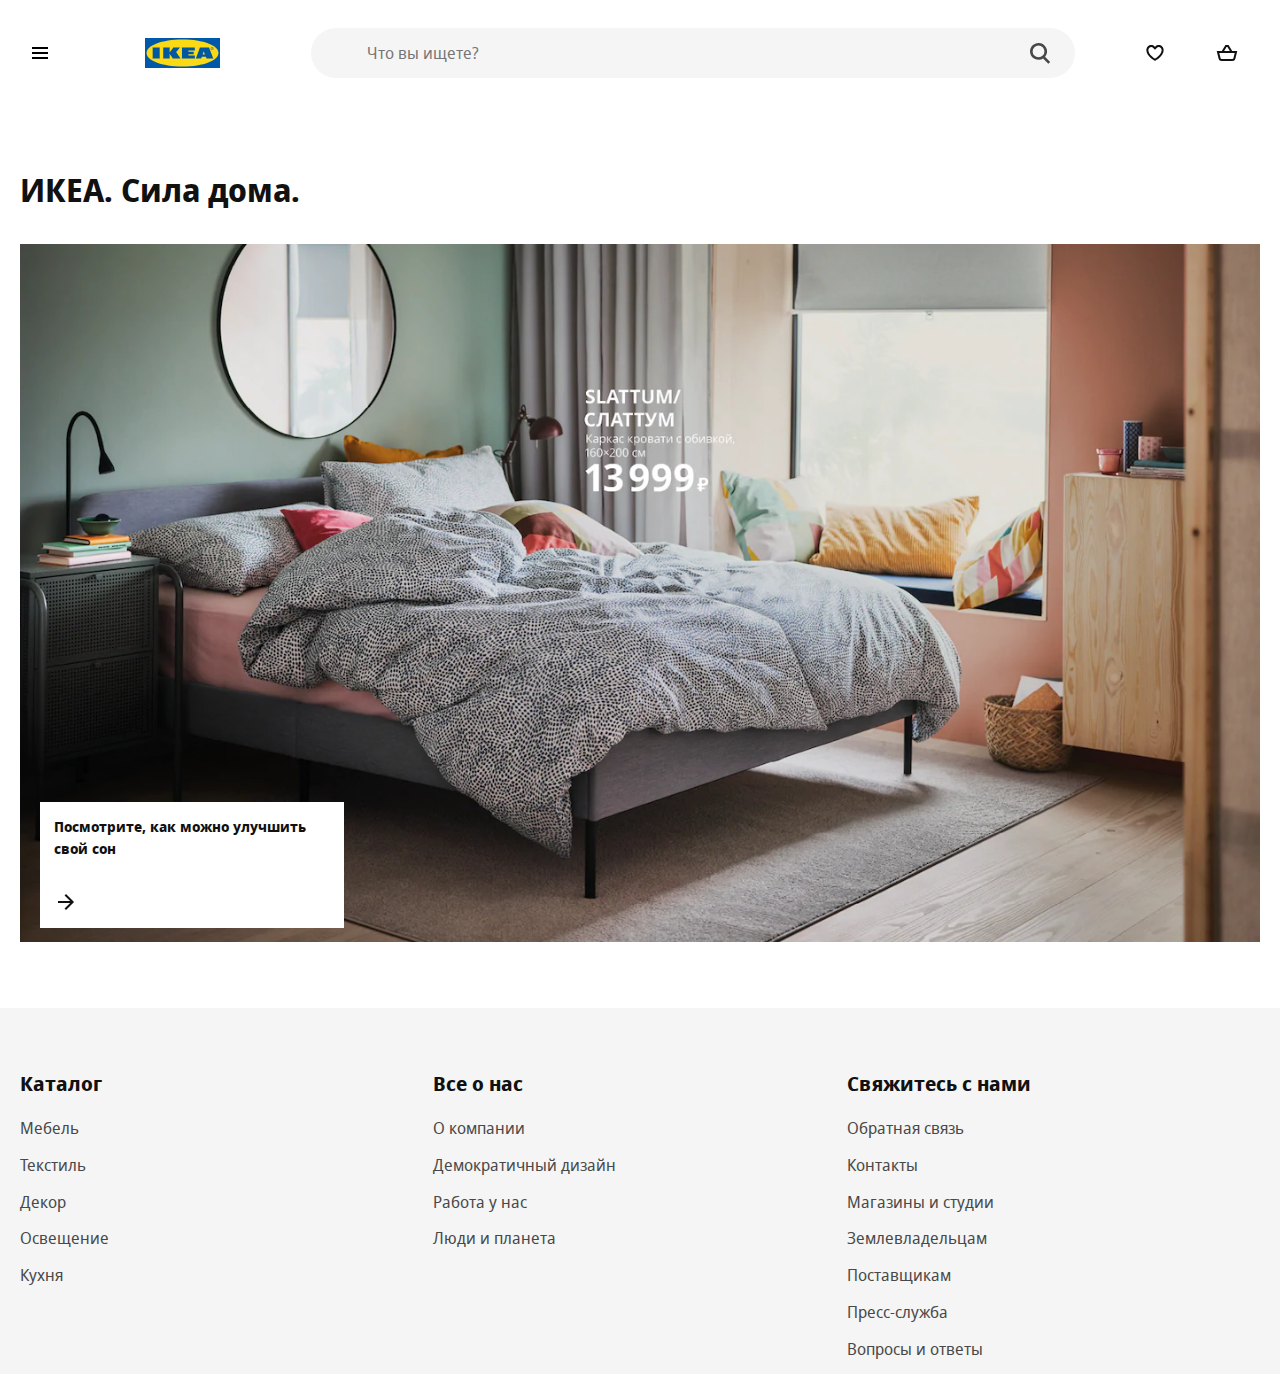
<file: index.html>
<!DOCTYPE html>
<html lang="en">
<head>
    <meta charset="UTF-8">
    <meta name="viewport"
          content="width=device-width, user-scalable=no, initial-scale=1.0, maximum-scale=1.0, minimum-scale=1.0">
    <meta http-equiv="X-UA-Compatible" content="ie=edge">
    <link rel="apple-touch-icon" sizes="180x180" href="favicon/apple-touch-icon.png">
    <link rel="icon" type="image/png" sizes="32x32" href="favicon/favicon-32x32.png">
    <link rel="icon" type="image/png" sizes="16x16" href="favicon/favicon-16x16.png">
    <link rel="mask-icon" href="favicon/safari-pinned-tab.svg" color="#0058ab">
    <meta name="msapplication-TileColor" content="#0058ab">
    <meta name="theme-color" content="#0058ab">
    <title>ИКЕА - официальный интернет-магазин мебели - IKEA</title>
    <link rel="stylesheet" href="styles/styles.css">
    <script src="./scripts/index.js" defer type="module"></script>

</head>
<body>

<main>
    <div class="container">
        <h1 class="main-header">ИКЕА. Сила дома.</h1>
        <aside class="offer">
            <a href="card.html#idd059">
                <picture>
                    <source srcset="image/b47e07ee97fd5f9bf030d258d462a945.webp" type="image/webp">
                    <img src="image/b47e07ee97fd5f9bf030d258d462a945.jpg" alt="СЛАТТУМ">
                </picture>

            </a>
            <a class="offer-extra" href="goods.html?subcat=Кровати">
                <p>Посмотрите, как можно улучшить свой сон</p>
                <svg focusable="false" viewBox="0 0 24 24" class="offer-arrow" aria-hidden="true">
                    <path fill-rule="evenodd" clip-rule="evenodd"
                          d="M19.2937 12.7074L20.0008 12.0003L19.2938 11.2932L12.0008 3.99927L10.5865 5.41339L16.1727 11.0003H4V13.0003H16.1723L10.5855 18.5868L11.9996 20.0011L19.2937 12.7074Z"></path>
                </svg>
            </a>
        </aside>
    </div>
</main>

<!-- <div class="overlay"></div> -->

</body>
</html>
</file>
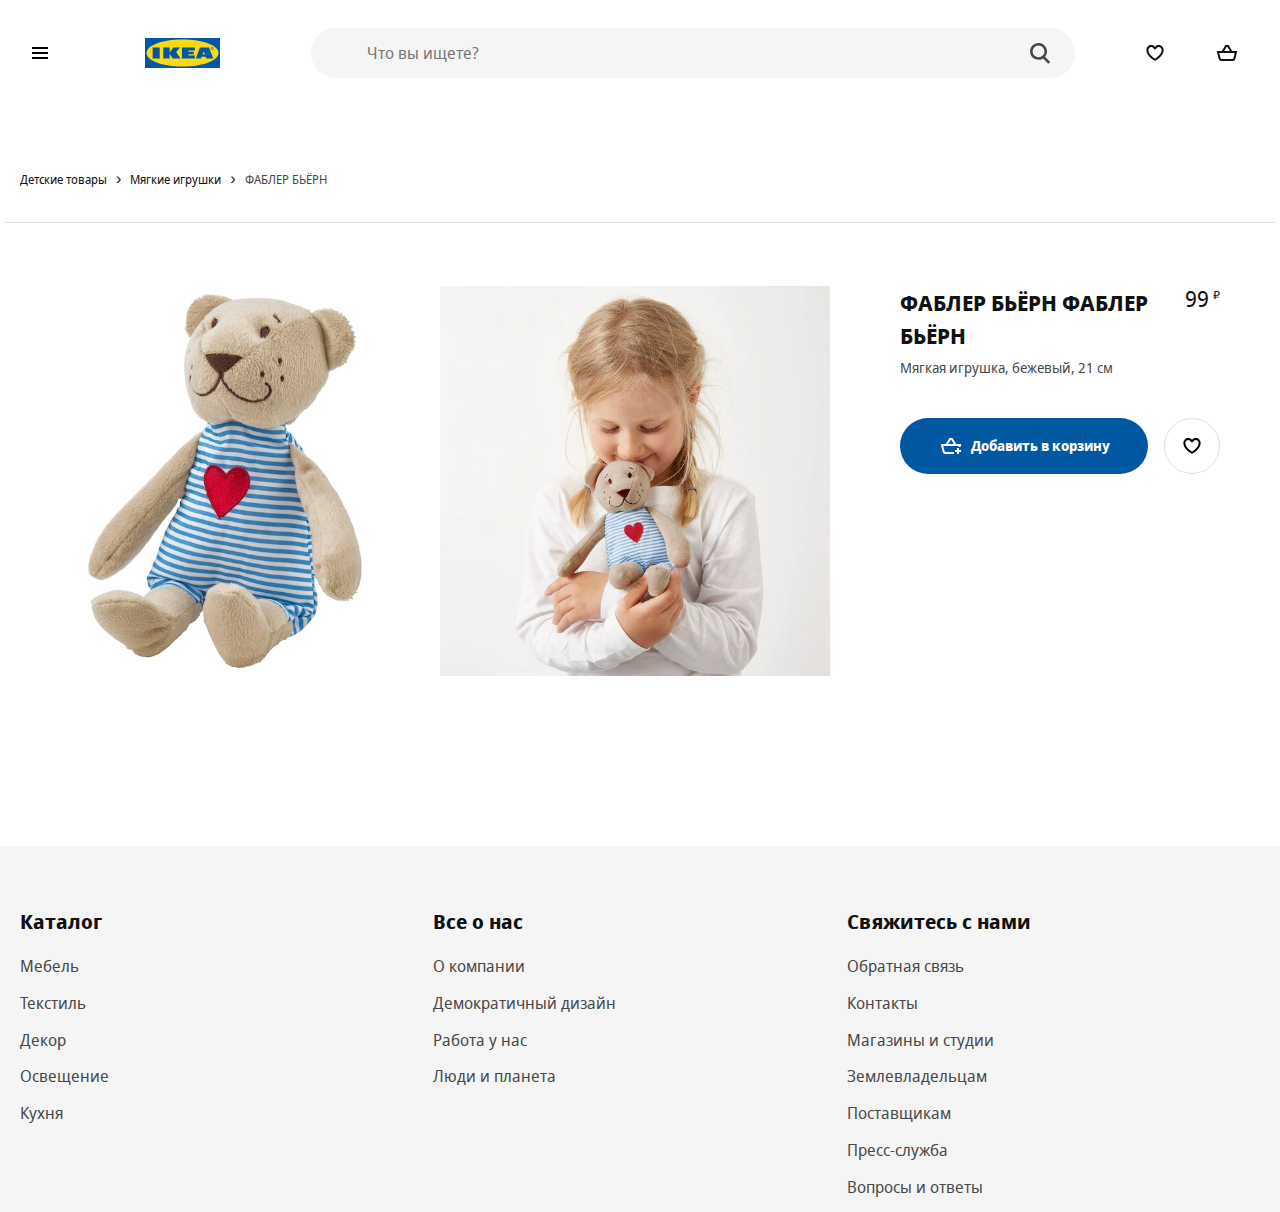
<file: card.html>
<!DOCTYPE html>
<html lang="en">
<head>
	<meta charset="UTF-8">
	<meta name="viewport" content="width=device-width, user-scalable=no, initial-scale=1.0, maximum-scale=1.0, minimum-scale=1.0">
	<meta http-equiv="X-UA-Compatible" content="ie=edge">
	<link rel="apple-touch-icon" sizes="180x180" href="favicon/apple-touch-icon.png">
	<link rel="icon" type="image/png" sizes="32x32" href="favicon/favicon-32x32.png">
	<link rel="icon" type="image/png" sizes="16x16" href="favicon/favicon-16x16.png">
	<link rel="mask-icon" href="favicon/safari-pinned-tab.svg" color="#0058ab">
	<meta name="msapplication-TileColor" content="#0058ab">
	<meta name="theme-color" content="#0058ab">
	<title>Детские игрушки - IKEA</title>
	<link rel="stylesheet" href="styles/styles.css">
	<script src="./scripts/index.js" defer type="module"></script>

</head>
<body>
<main>
	<div class="container">
		<div class="breadcrumb">
			<nav role="navigation" aria-label="Breadcrumb" class="breadcrumb__nav">
				<ul class="breadcrumb__list">

					<li class="breadcrumb__list-item">
						<a href="goods.html?cat=Детские товары" class="breadcrumb__link"><span>Детские товары</span></a>
					</li>

					<li class="breadcrumb__list-item">
						<a href="goods.html?cat=Мягкие игрушки" class="breadcrumb__link"><span>Мягкие игрушки</span></a>
					</li>

					<li class="breadcrumb__list-item">
						<a href="#" class="breadcrumb__link"><span>ФАБЛЕР БЬЁРН</span></a>
					</li>

				</ul>
			</nav>
		</div>

		<div class="good wrapper">
			<div class="good-images">
				<div class="good-image__item">
					<img src="image/fabler-byorn-myagkaya-igrushka-bezhevyy__0710165_PE727396_S5.jpg" alt="">
				</div>
				<div class="good-image__item">
					<img src="image/fabler-byorn-myagkaya-igrushka-bezhevyy__0876865_PE611124_S5.jpg" alt="">
				</div>
			</div>
			<div class="good-item"> <!-- not-in-stock - нет в наличии-->
				<p class="good-item__new">Новинка</p>

				<div class="good-item__section">
					<div>
						<h2 class="good-item__header">ФАБЛЕР БЬЁРН ФАБЛЕР БЬЁРН</h2>
						<p class="good-item__description">Мягкая игрушка, бежевый, 21 см</p>

					</div>
					<p class="good-item__price">
						<span class="good-item__empty">Нет в наличии</span>
						<span class="good-item__price-value">99</span>
						<span class="good-item__currency">₽</span>
					</p>

				</div>
				<div class="good-item__buttons">
					<button type="button" class="btn btn-good" data-idd="idd001">
						<svg focusable="false" viewBox="0 0 24 24" class="btn-good-svg" aria-hidden="true">
							<path fill-rule="evenodd" clip-rule="evenodd" d="M10.4372 4H10.9993H12.0003H12.9996H13.5616L13.8538 4.48014L17.2112 9.99713H21H22.2806L21.9702 11.2396L21.5303 13H19.4688L19.7194 11.9971H4.28079L5.59143 17.2397C5.70272 17.6848 6.1027 17.9971 6.56157 17.9971H15V19.9971H6.56157C5.18496 19.9971 3.98502 19.0602 3.65114 17.7247L2.02987 11.2397L1.71924 9.99713H3.00002H6.78793L10.145 4.48017L10.4372 4ZM12.4375 6L14.87 9.99713H9.12911L11.5614 6H12.0003H12.4375ZM17.9961 16V14H19.9961V16H21.9961V18H19.9961V20H17.9961V18H15.9961V16H17.9961Z"></path>
						</svg>

						<span class="btn-good__label">Добавить в корзину</span>
					</button>
					<button type="button" class="btn btn-add-wishlist" data-idd="idd001">
						<svg focusable="false" viewBox="0 0 24 24" class="btn-add-wishlist__svg" aria-hidden="true">
							<path fill-rule="evenodd" clip-rule="evenodd" d="M12.336 5.52055C14.2336 3.62376 17.3096 3.62401 19.2069 5.52129C20.2067 6.52115 20.6796 7.85005 20.6259 9.15761C20.6151 12.2138 18.4184 14.8654 16.4892 16.6366C15.4926 17.5517 14.5004 18.2923 13.7593 18.8036C13.3879 19.0598 13.0771 19.2601 12.8574 19.3973C12.7475 19.466 12.6601 19.519 12.5992 19.5555C12.5687 19.5737 12.5448 19.5879 12.5279 19.5978L12.5079 19.6094L12.502 19.6129L12.5001 19.614C12.5001 19.614 12.4989 19.6147 11.9999 18.748C11.501 19.6147 11.5005 19.6144 11.5005 19.6144L11.4979 19.6129L11.4919 19.6094L11.472 19.5978C11.4551 19.5879 11.4312 19.5737 11.4007 19.5555C11.3397 19.519 11.2524 19.466 11.1425 19.3973C10.9227 19.2601 10.612 19.0598 10.2405 18.8036C9.49947 18.2923 8.50726 17.5517 7.51063 16.6366C5.58146 14.8654 3.38477 12.2139 3.37399 9.15765C3.32024 7.85008 3.79314 6.52117 4.79301 5.52129C6.69054 3.62376 9.76704 3.62376 11.6646 5.52129L11.9993 5.856L12.3353 5.52129L12.336 5.52055ZM11.9999 18.748L11.5005 19.6144L11.9999 19.9019L12.4989 19.6147L11.9999 18.748ZM11.9999 17.573C12.1727 17.462 12.384 17.3226 12.6236 17.1573C13.3125 16.6821 14.2267 15.9988 15.1366 15.1634C17.0157 13.4381 18.6259 11.2919 18.6259 9.13506V9.11213L18.627 9.08922C18.6626 8.31221 18.3844 7.52727 17.7926 6.9355C16.6762 5.81903 14.866 5.81902 13.7495 6.9355L13.7481 6.93689L11.9965 8.68166L10.2504 6.9355C9.13387 5.81903 7.3237 5.81903 6.20722 6.9355C5.61546 7.52727 5.33724 8.31221 5.3729 9.08922L5.37395 9.11213V9.13507C5.37395 11.2919 6.98418 13.4381 8.86325 15.1634C9.77312 15.9988 10.6874 16.6821 11.3762 17.1573C11.6159 17.3226 11.8271 17.462 11.9999 17.573Z"></path>
						</svg>
					</button>
				</div>

			</div>
		</div>


	</div>
</main>
</body>
</html>
</file>
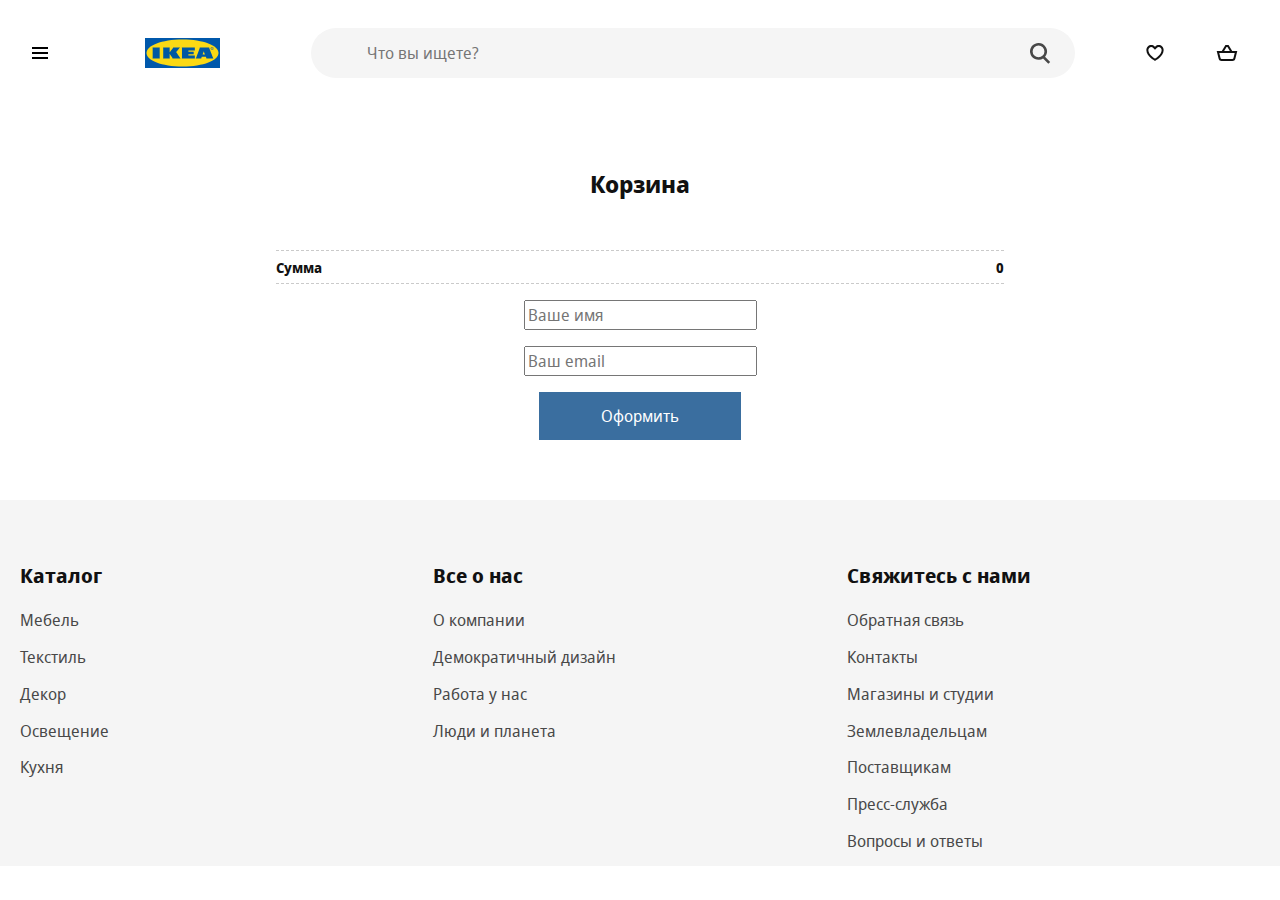
<file: cart.html>
<!DOCTYPE html>
<html lang="en">
<head>
	<meta charset="UTF-8">
	<meta name="viewport" content="width=device-width, user-scalable=no, initial-scale=1.0, maximum-scale=1.0, minimum-scale=1.0">
	<meta http-equiv="X-UA-Compatible" content="ie=edge">
	<link rel="apple-touch-icon" sizes="180x180" href="favicon/apple-touch-icon.png">
	<link rel="icon" type="image/png" sizes="32x32" href="favicon/favicon-32x32.png">
	<link rel="icon" type="image/png" sizes="16x16" href="favicon/favicon-16x16.png">
	<link rel="mask-icon" href="favicon/safari-pinned-tab.svg" color="#0058ab">
	<meta name="msapplication-TileColor" content="#0058ab">
	<meta name="theme-color" content="#0058ab">
	<title>Корзина - IKEA</title>
	<link rel="stylesheet" href="styles/styles.css">
	<script src="./scripts/index.js" defer type="module"></script>

</head>
<body>
<main>
	<div class="container cart-wrapper">
		<h2 class="cart-header">Корзина</h2>
		<ul class="cart-list">
			
		</ul>
		<div class="cart-total">
			<span class="cart-total-label">Сумма</span>
			<span class="cart-total-price">297.-</span>
		</div>

		<form id="form" class="cart-form">
			<label>
				<input type="text" name="name" placeholder="Ваше имя">
			</label>
			<label>
				<input type="email" name="email" placeholder="Ваш email">
			</label>
			<button type="submit" class="cart-checkout">Оформить</button>
		</form>
	</div>
</main>
</body>
</html>
</file>
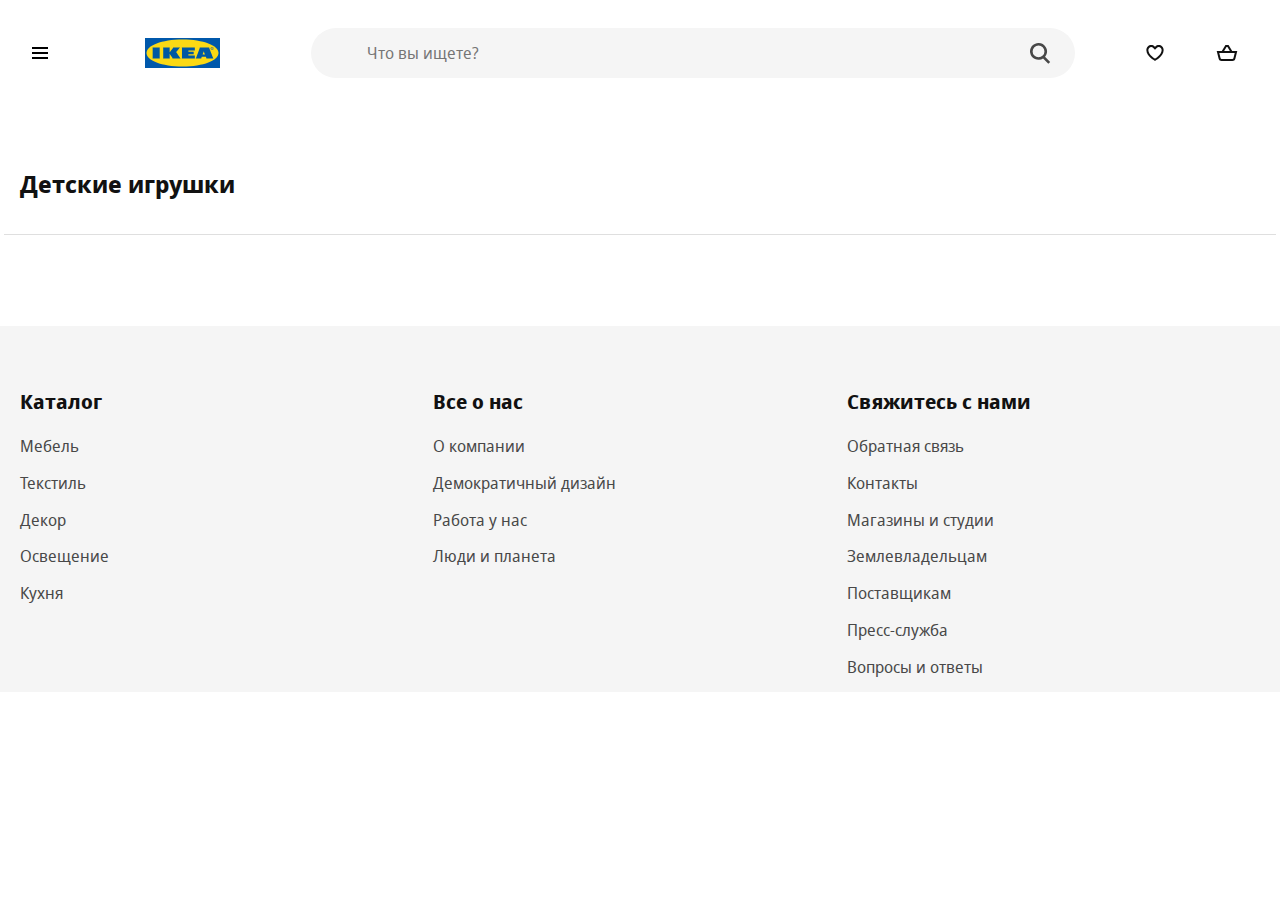
<file: goods.html>
<!DOCTYPE html>
<html lang="en">
<head>
	<meta charset="UTF-8">
	<meta name="viewport" content="width=device-width, user-scalable=no, initial-scale=1.0, maximum-scale=1.0, minimum-scale=1.0">
	<meta http-equiv="X-UA-Compatible" content="ie=edge">
	<link rel="apple-touch-icon" sizes="180x180" href="favicon/apple-touch-icon.png">
	<link rel="icon" type="image/png" sizes="32x32" href="favicon/favicon-32x32.png">
	<link rel="icon" type="image/png" sizes="16x16" href="favicon/favicon-16x16.png">
	<link rel="mask-icon" href="favicon/safari-pinned-tab.svg" color="#0058ab">
	<meta name="msapplication-TileColor" content="#0058ab">
	<meta name="theme-color" content="#0058ab">
	<title>Детские игрушки - IKEA</title>
	<link rel="stylesheet" href="styles/styles.css">
	<script src="./scripts/index.js" defer type="module"></script>

</head>
<body>
<main>
	<div class="container">
		<h2 class="main-header">Детские игрушки</h2>
		<div class="goods wrapper">
			<ul class="goods-list">
				<!-- <li class="goods-list__item">
					<a class="goods-item__link" href="card.html#idd001">
						<article class="goods-item">
							<div class="goods-item__img">
								<img src="https://www.ikea.com/ru/ru/images/products/fabler-byorn-myagkaya-igrushka-bezhevyy__0710165_PE727396_S5.JPG"
									 data-second-image="https://www.ikea.com/ru/ru/images/products/fabler-byorn-myagkaya-igrushka-bezhevyy__0876876_PE611263_S5.JPG" alt="ФАБЛЕР БЬЁРН">
							</div>
							<p class="goods-item__new">Новинка</p>
							<h3 class="goods-item__header">ФАБЛЕР БЬЁРН</h3>
							<p class="goods-item__description">Мягкая игрушка, бежевый, 21 см</p>
							<p class="goods-item__price">
								<span class="goods-item__price-value">99</span>
								<span class="goods-item__currency"> ₽</span>
							</p>
							<button class="btn btn-add-card" aria-label="Добравить в корзину" data-idd="idd001"></button>
						</article>
					</a>
				</li>
				<li class="goods-list__item">
					<a class="goods-item__link" href="card.html#idd001">
						<article class="goods-item">
							<div class="goods-item__img">
								<img src="https://www.ikea.com/ru/ru/images/products/fabler-byorn-myagkaya-igrushka-bezhevyy__0710165_PE727396_S5.JPG"
									 data-second-image="https://www.ikea.com/ru/ru/images/products/fabler-byorn-myagkaya-igrushka-bezhevyy__0876876_PE611263_S5.JPG" alt="ФАБЛЕР БЬЁРН">
							</div>
							<h3 class="goods-item__header">ФАБЛЕР БЬЁРН</h3>
							<p class="goods-item__description">Мягкая игрушка, бежевый, 21 см</p>
							<p class="goods-item__price">
								<span class="goods-item__price-value">99</span>
								<span class="goods-item__currency"> ₽</span>
							</p>
							<button class="btn btn-add-card" aria-label="Добравить в корзину" data-idd="idd001"></button>
						</article>
					</a>
				</li>
				<li class="goods-list__item">
					<a class="goods-item__link" href="card.html#idd001">
						<article class="goods-item">
							<div class="goods-item__img">
								<img src="https://www.ikea.com/ru/ru/images/products/fabler-byorn-myagkaya-igrushka-bezhevyy__0710165_PE727396_S5.JPG"
									 data-second-image="https://www.ikea.com/ru/ru/images/products/fabler-byorn-myagkaya-igrushka-bezhevyy__0876876_PE611263_S5.JPG" alt="ФАБЛЕР БЬЁРН">
							</div>
							<h3 class="goods-item__header">ФАБЛЕР БЬЁРН</h3>
							<p class="goods-item__description">Мягкая игрушка, бежевый, 21 см</p>
							<p class="goods-item__price">
								<span class="goods-item__price-value">99</span>
								<span class="goods-item__currency"> ₽</span>
							</p>
							<button class="btn btn-add-card" aria-label="Добравить в корзину" data-idd="idd001"></button>
						</article>
					</a>
				</li>
				<li class="goods-list__item">
					<a class="goods-item__link" href="card.html#idd001">
						<article class="goods-item">
							<div class="goods-item__img">
								<img src="https://www.ikea.com/ru/ru/images/products/fabler-byorn-myagkaya-igrushka-bezhevyy__0710165_PE727396_S5.JPG"
									 data-second-image="https://www.ikea.com/ru/ru/images/products/fabler-byorn-myagkaya-igrushka-bezhevyy__0876876_PE611263_S5.JPG" alt="ФАБЛЕР БЬЁРН">
							</div>
							<h3 class="goods-item__header">ФАБЛЕР БЬЁРН</h3>
							<p class="goods-item__description">Мягкая игрушка, бежевый, 21 см</p>
							<p class="goods-item__price">
								<span class="goods-item__price-value">99</span>
								<span class="goods-item__currency"> ₽</span>
							</p>
							<button class="btn btn-add-card" aria-label="Добравить в корзину" data-idd="idd001"></button>
						</article>
					</a>
				</li>
				<li class="goods-list__item">
					<a class="goods-item__link" href="card.html#idd001">
						<article class="goods-item">
							<div class="goods-item__img">
								<img src="https://www.ikea.com/ru/ru/images/products/fabler-byorn-myagkaya-igrushka-bezhevyy__0710165_PE727396_S5.JPG"
									 data-second-image="https://www.ikea.com/ru/ru/images/products/fabler-byorn-myagkaya-igrushka-bezhevyy__0876876_PE611263_S5.JPG" alt="ФАБЛЕР БЬЁРН">
							</div>
							<h3 class="goods-item__header">ФАБЛЕР БЬЁРН</h3>
							<p class="goods-item__description">Мягкая игрушка, бежевый, 21 см</p>
							<p class="goods-item__price">
								<span class="goods-item__price-value">99</span>
								<span class="goods-item__currency"> ₽</span>
							</p>
							<button class="btn btn-add-card" aria-label="Добравить в корзину" data-idd="idd001"></button>
						</article>
					</a>
				</li>
				<li class="goods-list__item">
					<a class="goods-item__link" href="card.html#idd001">
						<article class="goods-item">
							<div class="goods-item__img">
								<img src="https://www.ikea.com/ru/ru/images/products/fabler-byorn-myagkaya-igrushka-bezhevyy__0710165_PE727396_S5.JPG"
									 data-second-image="https://www.ikea.com/ru/ru/images/products/fabler-byorn-myagkaya-igrushka-bezhevyy__0876876_PE611263_S5.JPG" alt="ФАБЛЕР БЬЁРН">
							</div>
							<h3 class="goods-item__header">ФАБЛЕР БЬЁРН</h3>
							<p class="goods-item__description">Мягкая игрушка, бежевый, 21 см</p>
							<p class="goods-item__price">
								<span class="goods-item__price-value">99</span>
								<span class="goods-item__currency"> ₽</span>
							</p>
							<button class="btn btn-add-card" aria-label="Добравить в корзину" data-idd="idd001"></button>
						</article>
					</a>
				</li>
				<li class="goods-list__item">
					<a class="goods-item__link" href="card.html#idd001">
						<article class="goods-item">
							<div class="goods-item__img">
								<img src="https://www.ikea.com/ru/ru/images/products/fabler-byorn-myagkaya-igrushka-bezhevyy__0710165_PE727396_S5.JPG"
									 data-second-image="https://www.ikea.com/ru/ru/images/products/fabler-byorn-myagkaya-igrushka-bezhevyy__0876876_PE611263_S5.JPG" alt="ФАБЛЕР БЬЁРН">
							</div>
							<h3 class="goods-item__header">ФАБЛЕР БЬЁРН</h3>
							<p class="goods-item__description">Мягкая игрушка, бежевый, 21 см</p>
							<p class="goods-item__price">
								<span class="goods-item__price-value">99</span>
								<span class="goods-item__currency"> ₽</span>
							</p>
							<button class="btn btn-add-card" aria-label="Добравить в корзину" data-idd="idd001"></button>
						</article>
					</a>
				</li>
				<li class="goods-list__item">
					<a class="goods-item__link" href="card.html#idd001">
						<article class="goods-item">
							<div class="goods-item__img">
								<img src="https://www.ikea.com/ru/ru/images/products/fabler-byorn-myagkaya-igrushka-bezhevyy__0710165_PE727396_S5.JPG"
									 data-second-image="https://www.ikea.com/ru/ru/images/products/fabler-byorn-myagkaya-igrushka-bezhevyy__0876876_PE611263_S5.JPG" alt="ФАБЛЕР БЬЁРН">
							</div>
							<h3 class="goods-item__header">ФАБЛЕР БЬЁРН</h3>
							<p class="goods-item__description">Мягкая игрушка, бежевый, 21 см</p>
							<p class="goods-item__price">
								<span class="goods-item__price-value">99</span>
								<span class="goods-item__currency"> ₽</span>
							</p>
							<button class="btn btn-add-card" aria-label="Добравить в корзину" data-idd="idd001"></button>
						</article>
					</a>
				</li>
				<li class="goods-list__item">
					<a class="goods-item__link" href="card.html#idd001">
						<article class="goods-item">
							<div class="goods-item__img">
								<img src="https://www.ikea.com/ru/ru/images/products/fabler-byorn-myagkaya-igrushka-bezhevyy__0710165_PE727396_S5.JPG"
									 data-second-image="https://www.ikea.com/ru/ru/images/products/fabler-byorn-myagkaya-igrushka-bezhevyy__0876876_PE611263_S5.JPG" alt="ФАБЛЕР БЬЁРН">
							</div>
							<h3 class="goods-item__header">ФАБЛЕР БЬЁРН</h3>
							<p class="goods-item__description">Мягкая игрушка, бежевый, 21 см</p>
							<p class="goods-item__price">
								<span class="goods-item__price-value">99</span>
								<span class="goods-item__currency"> ₽</span>
							</p>
							<button class="btn btn-add-card" aria-label="Добравить в корзину" data-idd="idd001"></button>
						</article>
					</a>
				</li>
				<li class="goods-list__item">
					<a class="goods-item__link" href="card.html#idd001">
						<article class="goods-item">
							<div class="goods-item__img">
								<img src="https://www.ikea.com/ru/ru/images/products/fabler-byorn-myagkaya-igrushka-bezhevyy__0710165_PE727396_S5.JPG"
									 data-second-image="https://www.ikea.com/ru/ru/images/products/fabler-byorn-myagkaya-igrushka-bezhevyy__0876876_PE611263_S5.JPG" alt="ФАБЛЕР БЬЁРН">
							</div>
							<h3 class="goods-item__header">ФАБЛЕР БЬЁРН</h3>
							<p class="goods-item__description">Мягкая игрушка, бежевый, 21 см</p>
							<p class="goods-item__price">
								<span class="goods-item__price-value">99</span>
								<span class="goods-item__currency"> ₽</span>
							</p>
							<button class="btn btn-add-card" aria-label="Добравить в корзину" data-idd="idd001"></button>
						</article>
					</a>
				</li> -->

			</ul>
		</div>
	</div>
</main>
</body>
</html>
</file>
<file: styles/styles.css>
/*
* Prefixed by https://autoprefixer.github.io
* PostCSS: v7.0.29,
* Autoprefixer: v9.7.6
* Browsers: last 4 version
*/

@font-face {
	font-family: 'Noto Sans';
	src: local('Noto Sans Display Regular'), local('NotoSansDisplay-Regular'), url('../fonts/Notosansdisplayregular.woff2') format('woff2'), url('../fonts/Notosansdisplayregular.woff') format('woff');
	font-weight: 400;
	font-style: normal;
}

@font-face {
	font-family: 'Noto Sans';
	src: local('Noto Sans Display Italic'), local('NotoSansDisplay-Italic'), url('../fonts/Notosansdisplayitalic.woff2') format('woff2'), url('../fonts/Notosansdisplayitalic.woff') format('woff');
	font-weight: 400;
	font-style: italic;
}

@font-face {
	font-family: 'Noto Sans';
	src: local('Noto Sans Display Bold'), local('NotoSansDisplay-Bold'), url('../fonts/Notosansdisplaybold.woff2') format('woff2'), url('../fonts/Notosansdisplaybold.woff') format('woff');
	font-weight: 700;
	font-style: normal;
}

@font-face {
	font-family: 'Noto Sans';
	src: local('Noto Sans Display Bold Italic'), local('NotoSansDisplay-BoldItalic'), url('../fonts/Notosansdisplaybolditalic.woff2') format('woff2'), url('../fonts/Notosansdisplaybolditalic.woff') format('woff');
	font-weight: 700;
	font-style: italic;
}

html {
	-webkit-box-sizing: border-box;
	box-sizing: border-box;
}

*,
*::before,
*::after {
	-webkit-box-sizing: inherit;
	box-sizing: inherit;
}

body {
	min-width: 320px;
	margin: 0;

	background-color: #fff; /*под проект*/
	font-family: Noto Sans, Arial, sans-serif; /*в "" свой шрифт под проект*/

	font-size: 16px;
	color: #111;
	line-height: 1.5;
	-webkit-font-smoothing: subpixel-antialiased;
}

button, input {
	font: inherit;
}

button {
	cursor: pointer;
}

img {
	max-width: 100%;
	width: 100%;
	height: auto;
}

a {
	text-decoration: none;
	color: inherit;
}

ul {
	list-style: none;
	padding: 0;
	margin: 0;
}

h1, h2, h3, p {
	padding: 0;
	margin: 0;
}

/* container */

.container {
	max-width: 100rem;
	margin: 0 auto;
	padding: 0 1.25rem;
}

.visually-hidden {
	position: absolute !important;
	clip: rect(1px 1px 1px 1px);
	clip: rect(1px, 1px, 1px, 1px);
	padding: 0 !important;
	border: 0 !important;
	height: 1px !important;
	width: 1px !important;
	overflow: hidden;
}

/* при работе с float */

.clearfix::after {
	content: "";
	display: table;
	clear: both;
}

header {
	margin-bottom: 3.75rem;
}

.header {
	display: -ms-grid;
	display: grid;
	grid-gap: 1.25rem;
	-ms-grid-columns: 2fr 1.25rem 2fr 1.25rem 16fr 1.25rem 1fr 1.25rem 1fr;
	grid-template-columns: 2fr 2fr 16fr 1fr 1fr;
	-webkit-box-align: center;
	-ms-flex-align: center;
	align-items: center;
	padding: 1.75rem 0;
}

footer {
	background-color: #f5f5f5;
	margin-top: 3.75rem;
	padding: 3.75rem 0 0 0;
}

.footer {
	display: -ms-grid;
	display: grid;
	-ms-grid-columns: 1fr 1fr 1fr;
	grid-template-columns: 1fr 1fr 1fr;
}

.main-header {
	margin-bottom: 1.875rem
}

.btn {
	background-color: transparent;
	outline: transparent;
	border-radius: 50%;
	width: 40px;
	height: 40px;
	display: -webkit-box;
	display: -ms-flexbox;
	display: flex;
	-webkit-box-align: center;
	-ms-flex-align: center;
	align-items: center;
	-webkit-box-pack: center;
	-ms-flex-pack: center;
	justify-content: center;
	border: 1px solid transparent;
}

.btn:hover {
	background-color: #f5f5f5;
	color: #111;
}

.svg-icon {
	fill: currentColor;
}

.logo {
	text-align: center;
	width: 75px;
	height: 30px;

}

.search {
	position: relative;
	-webkit-box-flex: 1;
	-ms-flex-positive: 1;
	flex-grow: 1;
	height: 50px;
	margin: 0 40px;
}

.search-input {
	-webkit-appearance: none;
	-moz-appearance: none;
	appearance: none;
	background-color: #f5f5f5;
	display: block;
	appearance: none;
	width: 100%;
	height: 100%;
	padding: .5rem 3.5rem;
	margin: 0 auto;
	line-height: 1.5;
	border: 0;
	border-radius: 50em;
	outline: 0;
	-webkit-box-shadow: none;
	box-shadow: none;
	-webkit-transition: background .2s;
	-o-transition: background .2s;
	transition: background .2s;
}

.search-btn {
	position: absolute;
	top: 0.9rem;
	right: 0.9rem;
	background-image: url("data:image/svg+xml;charset=utf-8,%3Csvg width='16' height='17' fill='%23484848' xmlns='http://www.w3.org/2000/svg'%3E%3Cpath fill-rule='evenodd' clip-rule='evenodd' d='M6.5 11a4.5 4.5 0 110-9 4.5 4.5 0 010 9zm4.968-.307a6.5 6.5 0 10-1.514 1.315l3.996 3.996 1.414-1.414-3.896-3.897z'/%3E%3C/svg%3E");
	background-repeat: no-repeat;
	background-size: contain;
	width: 2.5rem;
	height: 1.5rem;
	background-position: center;
}

.offer {
	position: relative;
}

.offer-extra {
	position: absolute;
	padding: .9rem;
	color: #111;
	left: 1.25rem;
	bottom: 1.25rem;
	display: -webkit-box;
	display: -ms-flexbox;
	display: flex;
	background: #fff;
	-webkit-box-orient: vertical;
	-webkit-box-direction: normal;
	-ms-flex-direction: column;
	flex-direction: column;
	-webkit-box-align: start;
	-ms-flex-align: start;
	align-items: flex-start;
	max-width: 19rem;
	min-width: 13rem;
	font-size: .9rem;
	line-height: 1.5;
	font-weight: bold;
	word-break: break-word;
}

.offer-arrow {
	display: inline-block;
	height: 1.5rem;
	width: 1.5rem;
	vertical-align: middle;
	fill: currentColor;
	margin-top: 1.875rem;

}


.footer-header {
	line-height: 2rem;
	font-size: 1.25rem;
	padding: 0 0 1rem 0;

}

.footer-list {
	margin-bottom: .8rem;
}

.footer-list > a {
	color: #484848;
}

.footer-list > a:hover {
	color: #111;
	text-decoration: underline;
}

.catalog {
	position: fixed;
	z-index: 999;
	top: 0;
	left: -100%;
	bottom: 0;
	background-color: #fff;
	overflow-y: auto;
	overflow-x: hidden;
	-webkit-transition: left 0.4s 0s;
	-o-transition: left 0.4s 0s;
	transition: left 0.4s 0s;
	width: 20rem;
	padding: 6rem 4rem 3rem;

}

.catalog.open {
	left: 0;
}

.catalog-btn {
	position: absolute;
	top: 3rem;
	left: 3rem;
}

.catalog-list__item,
.subcatalog-list__item {
	cursor: pointer;
	color: #111;


}

.catalog-list__item a,
.subcatalog-list__item a {
	text-decoration: underline;
	display: block;
}

.catalog-list__item a {
	padding: .5rem 1.5rem .5rem 0;
}

.subcatalog-list__item a {
	padding: .5rem 0;
}

.catalog-list__item:hover a,
.subcatalog-list__item:hover a {
	text-decoration: underline;
}

.catalog-list__item.active {
	background-repeat: no-repeat;
	background-position: right 0 center;
	background-image: url('data:image/svg+xml;utf8,<svg width="24" height="24" viewBox="0 0 24 24" fill="none" xmlns="http://www.w3.org/2000/svg"><path fill-rule="evenodd" clip-rule="evenodd" d="M15.5996 11.9999L9.81456 17.7857L8.40026 16.3716L12.7714 11.9999L8.40026 7.62823L9.81457 6.21411L15.5996 11.9999Z" fill="%23959595"/></svg>');
}

.subcatalog {
	position: fixed;
	z-index: 998;
	top: 0;
	left: -100%;
	bottom: 0;
	background-color: #fff;
	overflow-y: auto;
	overflow-x: hidden;
	-webkit-transition: left, right 0.4s 0s;
	-o-transition: left, right 0.4s 0s;
	transition: left, right 0.4s 0s;
	width: 25rem;
	padding: 6rem 4rem 3rem;
	border-left: 2px solid #ccc;
}

.subcatalog.subopen {
	left: 20rem;
	display: block;
}

.overlay {
	display: block;
	position: fixed;
	z-index: 899;
	top: 0;
	bottom: 0;
	right: 0;
	left: 0;
	background-color: black;
	-webkit-transition: all .2s ease;
	-o-transition: all .2s ease;
	transition: all .2s ease;
	opacity: 0;
	pointer-events: none;
}

.overlay.active {
	opacity: 0.25;
	pointer-events: all;
}


.wrapper {
	position: relative;
	margin-top: 4rem;
}

.wrapper:before {
	content: '';
	width: calc(100% + 2rem);
	display: block;
	position: absolute;
	top: -2rem;
	z-index: 99;
	margin: 0 -1rem;
	border-bottom: 1px solid #dfdfdf;
}

.good {
	display: -ms-grid;
	display: grid;
	-ms-grid-columns: minmax(0, 1fr) 1.25rem minmax(0, 1fr) 1.25rem minmax(0, 1fr) 1.25rem minmax(0, 1fr) 1.25rem minmax(0, 1fr) 1.25rem minmax(0, 1fr) 1.25rem minmax(0, 1fr) 1.25rem minmax(0, 1fr) 1.25rem minmax(0, 1fr) 1.25rem minmax(0, 1fr) 1.25rem minmax(0, 1fr) 1.25rem minmax(0, 1fr);
	grid-template-columns: repeat(12, minmax(0, 1fr));
	grid-column-gap: 1.25rem;
	padding-top: 2rem;
}

.good-images {
	display: -webkit-box;
	display: -ms-flexbox;
	display: flex;
	-ms-flex-wrap: wrap;
	flex-wrap: wrap;
	-ms-grid-column: 1;
	grid-column-start: 1;
	-ms-grid-column-span: 8;
	grid-column-end: 9;
	-ms-flex-pack: distribute;
	justify-content: space-around;


}

.good-image__item {
	width: calc(50% - 1.25rem);
	margin-left: .625rem;
	margin-right: .625rem;
	min-height: 500px;
}


.good-item {
	-ms-grid-column: 9;
	grid-column-start: 9;
	-ms-grid-column-span: 4;
	grid-column-end: 13;
	padding: 0 2.5rem;
}

.good-item__section {
	margin-bottom: 2.5rem;
}

.good-item__new {
	display: none;
}


.good-item__empty {
	display: none;
}

.not-in-stock .good-item__empty {
	display: block;
}

.not-in-stock .btn-good {
	display: none;
}

.good-item__header {
	font-size: 1.375rem;
	line-height: 1.5;
	font-weight: 700;
	text-transform: uppercase;
	margin-bottom: .3rem;
}

.good-item__description {
	line-height: 1.5;
	letter-spacing: 0;
	font-weight: 400;
	color: #484848;
	font-size: .875rem;
}

.good-item__price {
	white-space: nowrap;
	text-align: right;
}

.good-item__section {
	display: -webkit-box;
	display: -ms-flexbox;
	display: flex;
	-webkit-box-pack: justify;
	-ms-flex-pack: justify;
	justify-content: space-between;
}

.good-item__price-value {
	line-height: 1.1875;
	font-size: 1.375rem;
}

.good-item__currency {
	line-height: .9;
	font-size: .6875rem;
	vertical-align: text-top;
}

.not-in-stock .good-item__price-value,
.not-in-stock .good-item__currency {
	display: none;
}

.good-item__buttons {
	display: -webkit-box;
	display: -ms-flexbox;
	display: flex;
	-webkit-box-pack: justify;
	-ms-flex-pack: justify;
	justify-content: space-between;
	-webkit-box-align: center;
	-ms-flex-align: center;
	align-items: center;
	width: 100%;
}

.btn-good {
	margin-right: 1rem;
	-webkit-box-flex: 1;
	-ms-flex-positive: 1;
	flex-grow: 1;
	-ms-flex-negative: 1;
	flex-shrink: 1;
	position: relative;
	background: #0058a3;
	color: #fff;
	border-radius: 52px;
	padding: 0 2rem;
	display: -webkit-box;
	display: -ms-flexbox;
	display: flex;
	height: 3.5rem;
	-webkit-box-align: center;
	-ms-flex-align: center;
	align-items: center;
}

.btn-good-svg {
	margin-right: .5rem;
	vertical-align: top;
	-ms-flex-negative: 0;
	flex-shrink: 0;
	display: inline-block;
	height: 1.5rem;
	width: 1.5rem;
	fill: #fff;
}

.btn-good:hover {
	color: #0058a3;
}

.btn-good:hover .btn-good-svg {
	fill: #0058a3;
}

.btn-good__label {
	text-align: center;
	border: 0;
	font-weight: 700;
	font-size: .875rem;
	line-height: 1.42857;
}

.btn-add-wishlist {
	background: rgba(0, 0, 0, 0);
	color: #111;
	border-radius: 40px;
	padding: 0 .9375rem;
	border: 1px solid #dfdfdf;
	height: 3.5rem;
	width: 3.5rem;
	margin-left: auto;
}

.btn-add-wishlist__svg {
	height: 1.5rem;
	width: 1.5rem;

}

.btn-add-wishlist:hover .btn-add-wishlist__svg {
	fill: red;
}

.btn-add-wishlist.contains-wishlist .btn-add-wishlist__svg {
	fill: red;

}

.btn-add-wishlist:hover.contains-wishlist .btn-add-wishlist__svg {
	fill: black;
}


.goods-list {
	display: -ms-grid;
	display: grid;
	grid-gap: 1.25rem;
	grid-template-columns: repeat(4, 1fr);
}

.goods-list__item {
	margin-bottom: 2rem;
}


.goods-item {
	position: relative;
	display: -webkit-box;
	display: -ms-flexbox;
	display: flex;
	-webkit-box-orient: vertical;
	-webkit-box-direction: normal;
	-ms-flex-direction: column;
	flex-direction: column;
	-webkit-box-pack: justify;
	-ms-flex-pack: justify;
	justify-content: space-between;
	height: 100%;
}

.goods-item__img {
	height: 380px;
	display: table-cell;
	vertical-align: middle
}


.btn-add-card {
	position: absolute;
	opacity: 0;
	-webkit-transition: opacity 0.2s 0s;
	-o-transition: opacity 0.2s 0s;
	transition: opacity 0.2s 0s;
	right: 1rem;
	bottom: 0.5rem;
	background-color: rgb(0, 88, 163);
	border: 1px solid rgb(0, 88, 163);
	background-repeat: no-repeat;
	background-position: center;
	background-image: url("data:image/svg+xml;utf8,<svg width='24' height='24' xmlns='http://www.w3.org/2000/svg' viewBox='0 0 24 24'><path fill-rule='evenodd' clip-rule='evenodd' d='M10.4372 4H10.9993H12.0003H12.9996H13.5616L13.8538 4.48014L17.2112 9.99713H21H22.2806L21.9702 11.2396L21.5303 13H19.4688L19.7194 11.9971H4.28079L5.59143 17.2397C5.70272 17.6848 6.1027 17.9971 6.56157 17.9971H15V19.9971H6.56157C5.18496 19.9971 3.98502 19.0602 3.65114 17.7247L2.02987 11.2397L1.71924 9.99713H3.00002H6.78793L10.145 4.48017L10.4372 4ZM12.4375 6L14.87 9.99713H9.12911L11.5614 6H12.0003H12.4375ZM17.9961 16V14H19.9961V16H21.9961V18H19.9961V20H17.9961V18H15.9961V16H17.9961Z' fill='white' /></svg>");
}

.btn-add-card:hover {
	background-color: rgb(255, 255, 255);
	background-image: url("data:image/svg+xml;utf8,<svg width='24' height='24' xmlns='http://www.w3.org/2000/svg' viewBox='0 0 24 24'><path fill-rule='evenodd' clip-rule='evenodd' d='M10.4372 4H10.9993H12.0003H12.9996H13.5616L13.8538 4.48014L17.2112 9.99713H21H22.2806L21.9702 11.2396L21.5303 13H19.4688L19.7194 11.9971H4.28079L5.59143 17.2397C5.70272 17.6848 6.1027 17.9971 6.56157 17.9971H15V19.9971H6.56157C5.18496 19.9971 3.98502 19.0602 3.65114 17.7247L2.02987 11.2397L1.71924 9.99713H3.00002H6.78793L10.145 4.48017L10.4372 4ZM12.4375 6L14.87 9.99713H9.12911L11.5614 6H12.0003H12.4375ZM17.9961 16V14H19.9961V16H21.9961V18H19.9961V20H17.9961V18H15.9961V16H17.9961Z' fill='rgb(0, 88, 163)' /></svg>");

}

.goods-item:hover .btn-add-card {
	opacity: 1;
}

.goods-item__header {
	margin-top: auto;
	margin-bottom: 1rem;
}

.goods-item__new {
	line-height: 1.42857;
	color: #ca5008;
	font-weight: 700;
	font-size: 0.8rem;
}

.goods-item__link {
	display: block;
	height: 100%;
}

.goods-item__description {
	margin-bottom: 1rem;
	font-size: .875rem;
	line-height: 1.42857;
}

.goods-item__price {
	min-height: calc(40px + 0.5rem);
	padding-bottom: 0.5rem;
	font-weight: 700;
}

.goods-item__price-value {
	font-size: 1.375rem;
}

.goods-item__currency {
	line-height: .9;
	font-size: .6875rem;
	vertical-align: text-top;
}


.breadcrumb__list-item {
	display: inline;
}

.breadcrumb__list-item:after {
	content: "\0203A";
	display: inline;
	margin: 0 .3125rem;
	font-size: 1rem;
	line-height: 1.125;
}

.breadcrumb__list-item:last-child:after {
	content: "";
}

.breadcrumb__link {
	font-size: .75rem;
	line-height: 1.5;
	font-weight: 400;
	vertical-align: middle;
}

.breadcrumb__list-item:last-child .breadcrumb__link {
	color: #484848;
	pointer-events: none;
	cursor: auto;
}

.cart-wrapper {
	max-width: 768px;
}

.cart-header {
	text-align: center;
}

.product {
	display: -ms-grid;
	display: grid;
	-ms-grid-columns: 152px 4fr 6fr;
	grid-template-columns: 152px 4fr 6fr;
	-ms-grid-rows: auto;
	grid-template-rows: auto;
	font-size: .81rem;
	line-height: 1.385;
}

.product > *:nth-child(1) {
	-ms-grid-row: 1;
	-ms-grid-column: 1;
}

.product > *:nth-child(2) {
	-ms-grid-row: 1;
	-ms-grid-column: 2;
}

.product > *:nth-child(3) {
	-ms-grid-row: 1;
	-ms-grid-column: 3;
}

.product__image-container {
	-ms-grid-column: 1;
	grid-column: 1;
	-ms-grid-row: 1;
	-ms-grid-row-span: 2;
	grid-row: 1/3;
	padding-right: 1rem;
}

.product__description {
	-ms-grid-column: 2;
	grid-column: 2;
	-ms-grid-row: 1;
	grid-row: 1;
}

.product__name {
	font-size: 1.2rem;
	margin-bottom: .5rem;
	font-weight: 700;
	text-transform: uppercase;
	word-break: break-word;
}

.product__prices {
	-ms-grid-column: 3;
	grid-column: 3;
	-ms-grid-row: 1;
	grid-row: 1;
	text-align: right;
	padding-top: 0;
}

.product__controls {
	-ms-grid-column: 3;
	grid-column: 3;
	-ms-grid-row: 2;
	grid-row: 2;
	margin-top: .5rem;
	display: -webkit-box;
	display: -ms-flexbox;
	display: flex;
	-webkit-box-pack: end;
	-ms-flex-pack: end;
	justify-content: flex-end;
}

.btn-remove {
	color: #444;
	border-color: #666;
	border-radius: unset;
}

.product__total {
	font-weight: 700;
	font-size: 1.06rem;
	line-height: 1.2;
}

.product-controls__remove {
	width: 12.5%;
}

.product-controls__quantity {
	width: 25%;
	margin-left: .5rem;
}

.cart-header {
	margin-bottom: 3rem;
}

.cart-item {
	margin-bottom: 2rem;
}

.cart-total {
	display: -webkit-box;
	display: -ms-flexbox;
	display: flex;
	-webkit-box-pack: justify;
	-ms-flex-pack: justify;
	justify-content: space-between;
	padding: .35rem 0;
	font-weight: 700;
	font-size: 14px;
	text-align: initial;
	border: dashed #cacaca;
	border-width: 1px 0;
}

.cart-checkout {
	color: #ffffff;
	padding: 12px 62px;
	background-color: #3a6e9f;
	border: none;
	display: block;
	margin: 1rem auto;
}

.cart-form {
	margin: 1rem 0;
	text-align: center;
}

.cart-form label {
	display: block;
	margin: 1rem;
}

select {
	width: 100%;
	max-width: 352px;
	height: 40px;
	margin: 0;
	padding: 0 10px;
	border: 1px solid #666;
	border-radius: 2px;
	background: #fff url(../image/chevron-down-thin-24.1667eab2.svg) no-repeat right 8px center/1.5rem;
	-webkit-appearance: none;
	-moz-appearance: none;
	appearance: none;
	font-size: 1rem;
	line-height: 1.15;
	font-family: inherit;
	text-transform: none;
}

@media (max-width: 1200px) {
	.goods-list {
		grid-template-columns: repeat(3, 1fr);
	}
}

@media (max-width: 768px) {
	.goods-list {
		grid-template-columns: repeat(2, 1fr);
	}

	.header {
		-ms-grid-columns: 1fr 1.25rem 4fr 1.25rem 1fr 1.25rem 1fr;
		grid-template-columns: 1fr 4fr 1fr 1fr;
		-ms-grid-rows: auto 1.25rem auto 1.25rem auto;
		grid-template-areas: "burger logo wishlist cart" "main main . sidebar" "footer footer footer footer";
	}

	.btn-burger {
		grid-area: burger;
	}

	.logo {
		grid-area: logo;
	}

	.btn-wishlist {
		grid-area: wishlist;
	}

	.btn-cart {
		grid-area: cart;
	}

	.search {
		grid-area: search;
		-ms-grid-row: 2;
		grid-row: 2;
		-ms-grid-column-span: 5;
		grid-column-end: 6;
		-ms-grid-column: 1;
		grid-column-start: 1;
		margin: 0;
	}

	.footer {
		-ms-grid-rows: auto;
		grid-template-rows: auto;
		-webkit-box-pack: center;
		-ms-flex-pack: center;
		justify-content: center;
		grid-template-areas: "catalog" "about" "connection";
		-ms-grid-columns: 300px;
		grid-template-columns: 300px

	}

	.footer-catalog {
		grid-area: catalog;
		margin-bottom: 50px;
	}

	.footer-about {
		grid-area: about;
		margin-bottom: 50px;
	}

	.footer-connection {
		grid-area: connection;
		margin-bottom: 50px;
	}

	.catalog {
		width: 50%;
	}

	.subcatalog {
		width: 50%;
		left: auto;
		right: -100%;
	}

	.subcatalog.subopen {
		right: 0;
		left: auto;
	}
}

@media (max-width: 768px) {

	.footer-catalog {
		-ms-grid-row: 1;
		-ms-grid-column: 1

	}

	.footer-about {
		-ms-grid-row: 2;
		-ms-grid-column: 1

	}

	.footer-connection {
		-ms-grid-row: 3;
		-ms-grid-column: 1

	}
}

@media (max-width: 768px) {

	.btn-burger {
		-ms-grid-row: 1;
		-ms-grid-column: 1;
	}

	.logo {
		-ms-grid-row: 1;
		-ms-grid-column: 3;
	}

	.btn-wishlist {
		-ms-grid-row: 1;
		-ms-grid-column: 5;
	}

	.btn-cart {
		-ms-grid-row: 1;
		-ms-grid-column: 7;
	}
}

@media (max-width: 576px) {
	.goods-list {
		-ms-grid-columns: 1fr;
		grid-template-columns: 1fr;
	}

	.catalog {
		width: 100%;
	}

	.subcatalog {
		z-index: 999;
		width: 100%;
	}

	.subcatalog.subopen {
		right: 0;
	}
}
</file>
